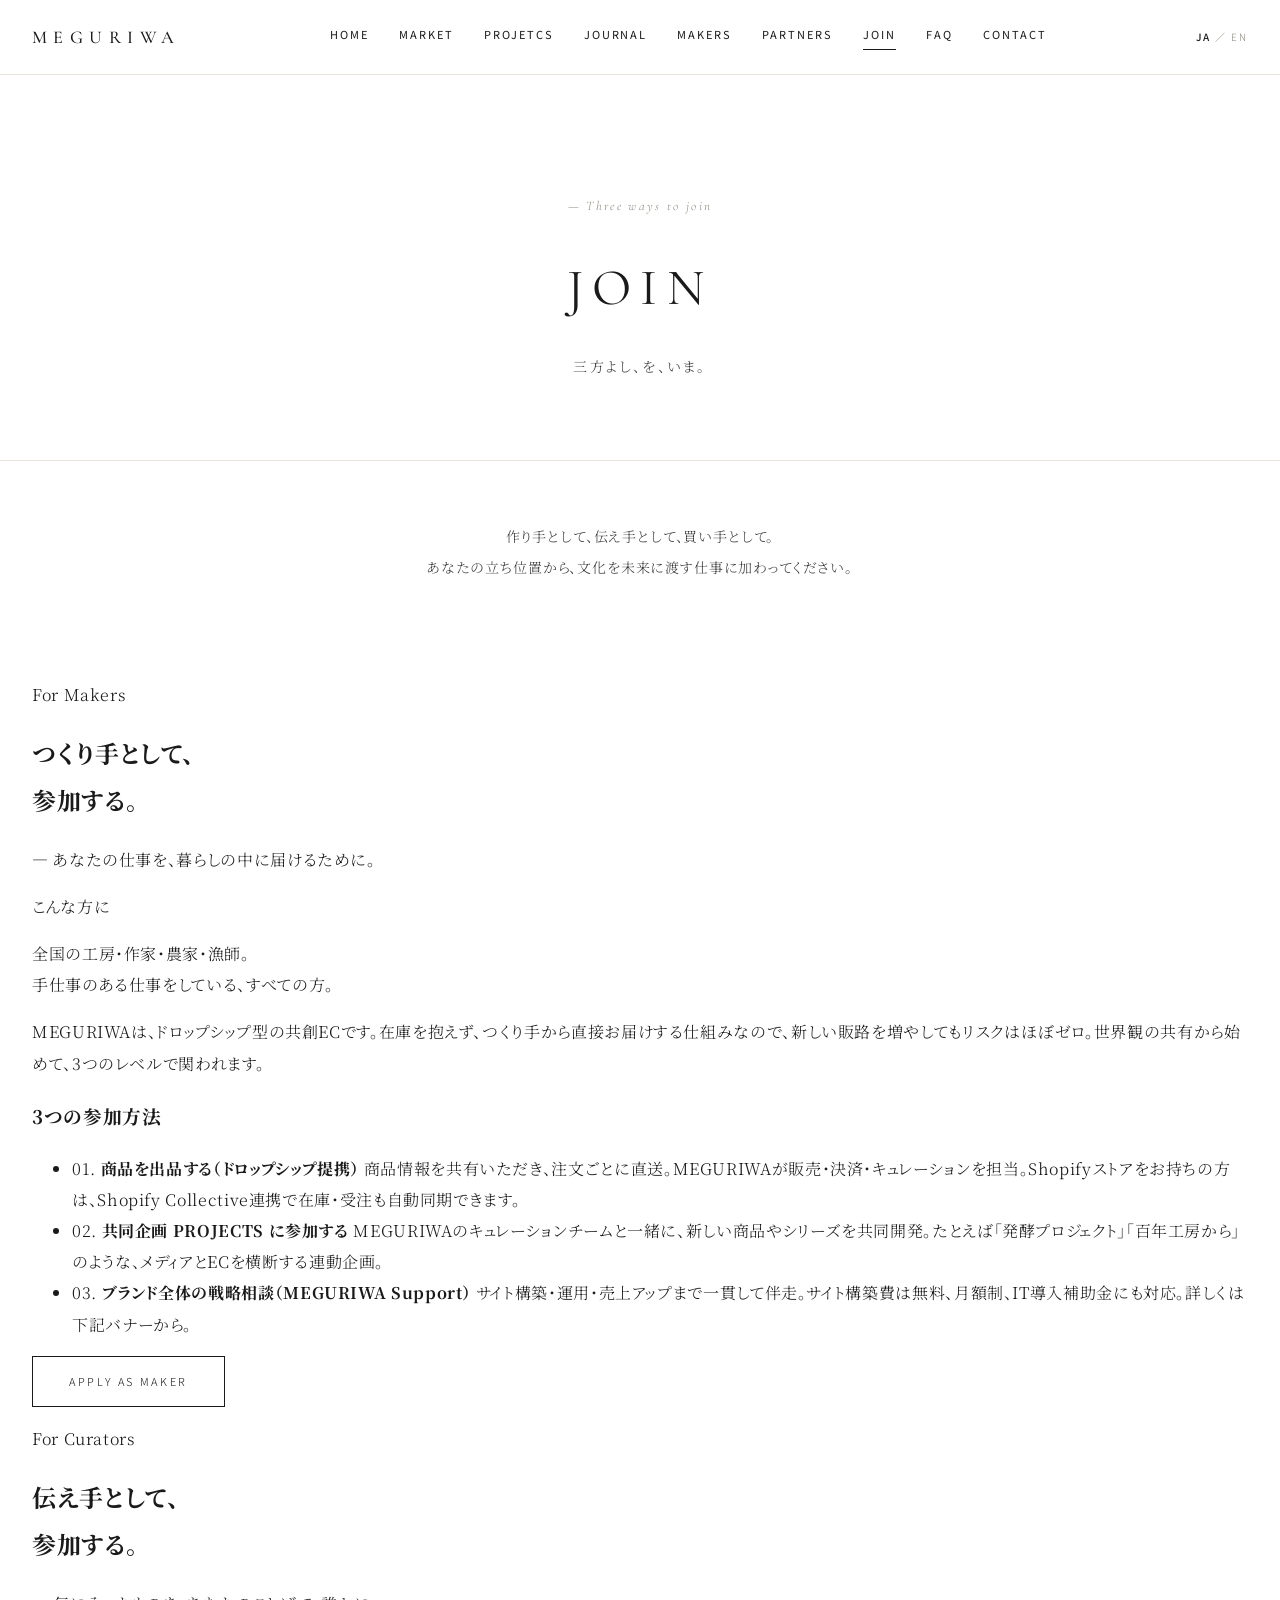
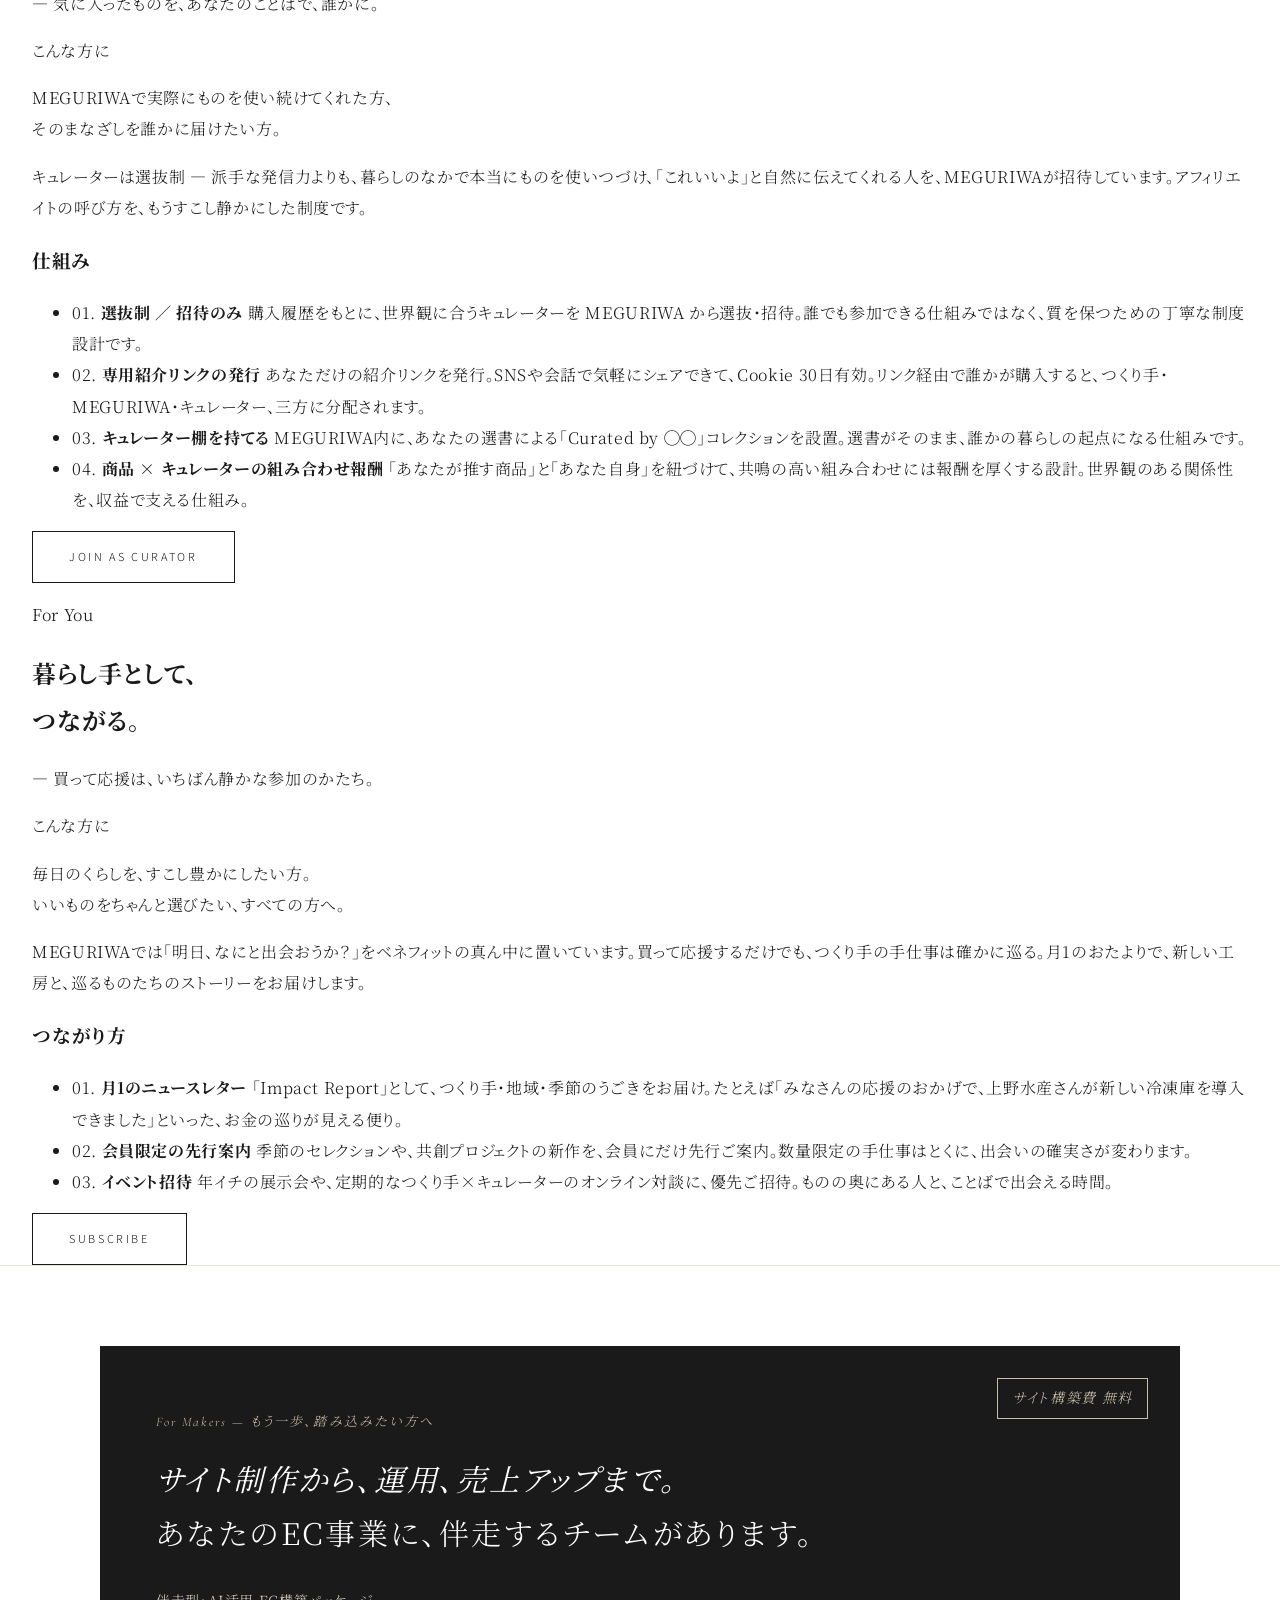
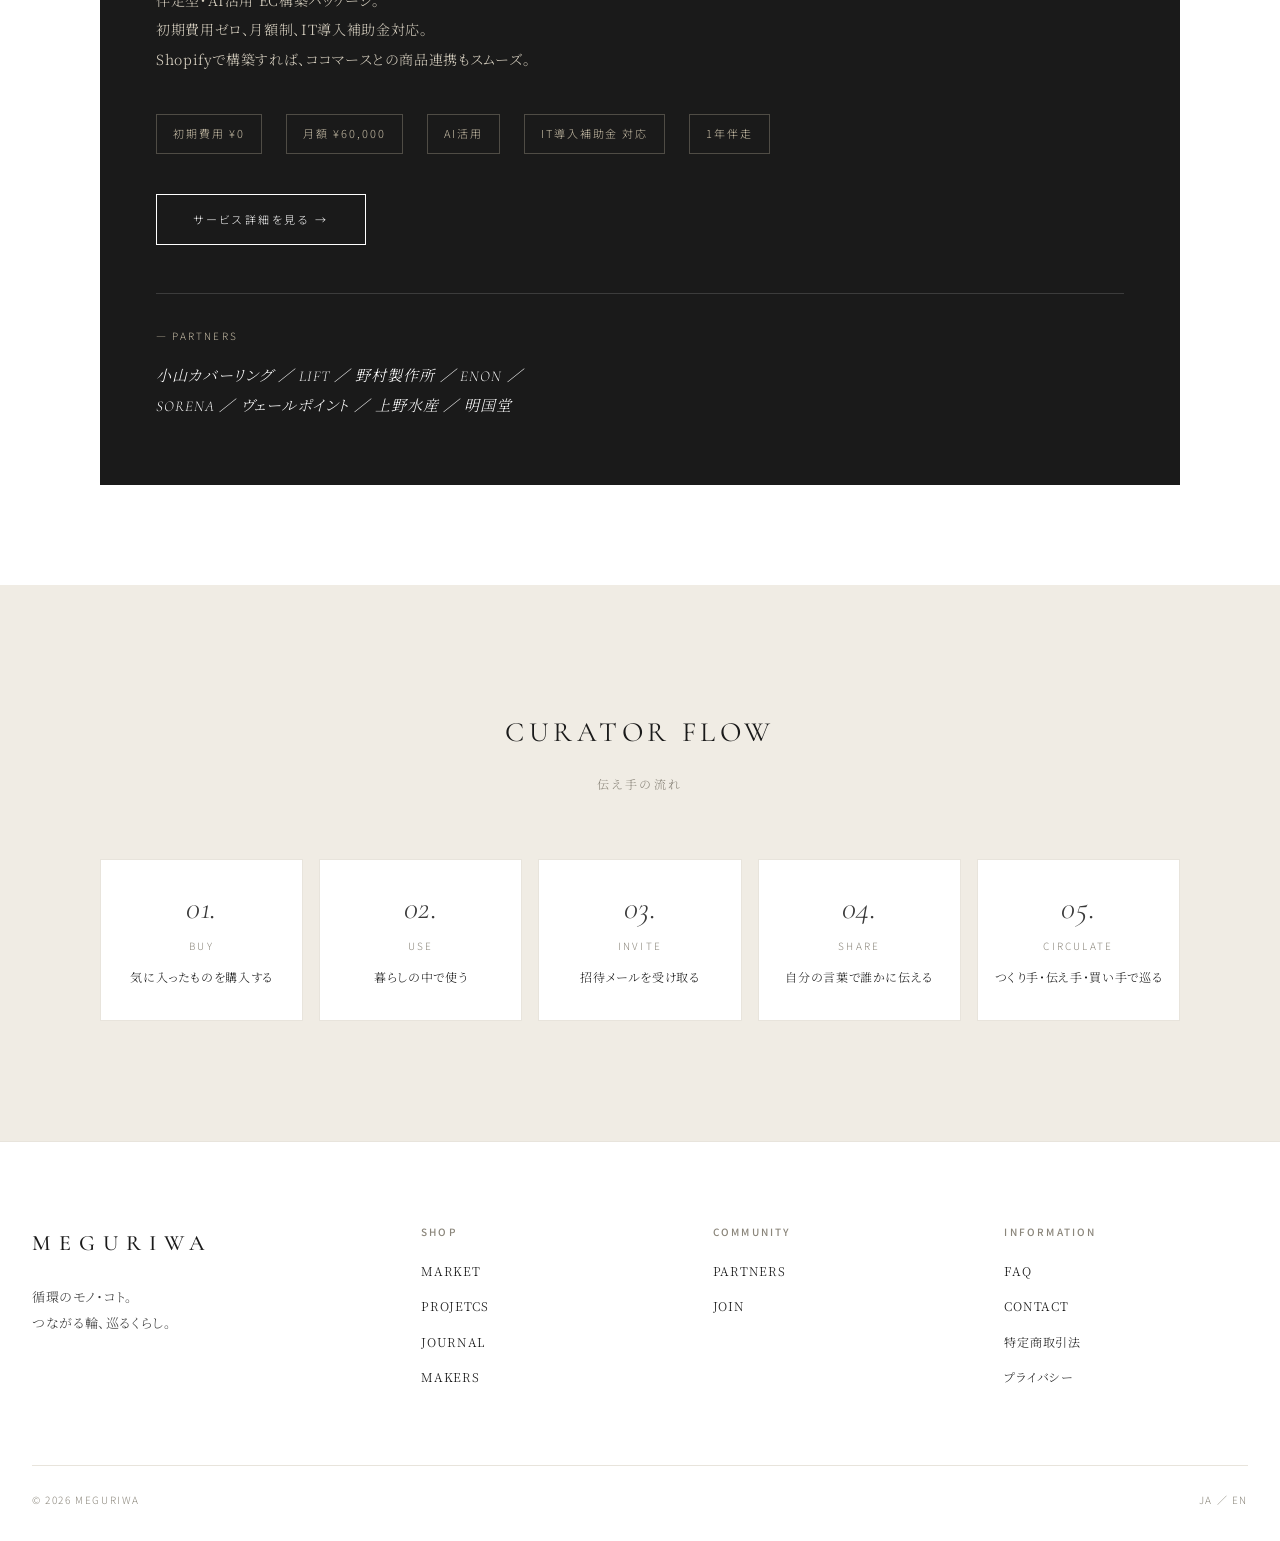
<file: pages/join.html>
<!doctype html>
<html lang="ja">
<head>
<meta charset="utf-8">
<meta name="viewport" content="width=device-width,initial-scale=1">
<title>JOIN — MEGURIWA</title>
<link rel="preconnect" href="https://fonts.googleapis.com">
<link rel="preconnect" href="https://fonts.gstatic.com" crossorigin>
<link href="https://fonts.googleapis.com/css2?family=Noto+Serif+JP:wght@200;300;400;500;600&family=Noto+Sans+JP:wght@300;400;500&family=Cormorant+Garamond:ital,wght@0,300;0,400;0,500;1,400&display=swap" rel="stylesheet">
<link rel="stylesheet" href="../assets/css/common.css">
<style>

.join-intro{padding:60px 0 80px;text-align:center}
.join-intro__text{font-size:14px;line-height:2.2;color:var(--ink-soft);max-width:580px;margin:0 auto;letter-spacing:0.06em}

.join-three{padding:0 0 100px}
.join-cards{display:grid;grid-template-columns:repeat(3,1fr);gap:24px}
.join-card{
  border:1px solid var(--line);padding:48px 36px;background:var(--paper);
  display:flex;flex-direction:column;
}
.join-card__icon{font-family:var(--display);font-style:italic;font-size:18px;color:var(--ink-soft);margin:0 0 24px;letter-spacing:0.06em}
.join-card__title{font-family:var(--serif);font-size:20px;font-weight:400;letter-spacing:0.08em;margin:0 0 16px;line-height:1.6}
.join-card__body{font-size:13px;line-height:2;color:var(--ink-soft);margin:0 0 32px;flex:1}
.join-card__list{font-size:12px;line-height:2;color:var(--ink);list-style:none;padding:0;margin:0 0 32px}
.join-card__list li{padding-left:14px;position:relative}
.join-card__list li::before{content:"—";position:absolute;left:0;color:var(--muted)}
.join-card__link{font-family:var(--sans);font-size:11px;letter-spacing:0.22em;border-bottom:1px solid var(--ink);padding-bottom:3px;align-self:flex-start}

@media (max-width:760px){
  .join-cards{grid-template-columns:1fr}
}

/* Growth Partner */
.gp-banner{padding:80px 0 100px;border-top:1px solid var(--line);background:#fff}
.gp-banner__inner{
  max-width:1080px;margin:0 auto;padding:64px 56px;
  background:var(--ink);color:#fff;position:relative;overflow:hidden;
}
.gp-banner__free{
  position:absolute;top:32px;right:32px;
  font-family:var(--display);font-style:italic;font-size:14px;letter-spacing:0.12em;
  color:#c9bfa8;border:1px solid #c9bfa8;padding:6px 14px;
}
.gp-banner__eyebrow{font-family:var(--display);font-style:italic;font-size:13px;color:#c9bfa8;letter-spacing:0.16em;margin:0 0 18px}
.gp-banner__title{font-family:var(--serif);font-size:clamp(22px,2.4vw,30px);font-weight:300;letter-spacing:0.08em;line-height:1.7;margin:0 0 28px;max-width:680px}
.gp-banner__title em{font-family:var(--display);font-style:italic;font-weight:400}
.gp-banner__lead{font-size:14px;line-height:2.1;color:#d4cdbe;margin:0 0 40px;max-width:600px}
.gp-banner__features{display:flex;gap:24px;flex-wrap:wrap;margin:0 0 40px;font-family:var(--sans);font-size:11px;letter-spacing:0.18em;color:#c9bfa8}
.gp-banner__features span{border:1px solid rgba(201,191,168,0.3);padding:8px 16px}
.gp-banner__cta{display:inline-block;font-family:var(--sans);font-size:11px;letter-spacing:0.24em;padding:14px 36px;border:1px solid #fff;background:transparent;color:#fff;transition:background .3s,color .3s}
.gp-banner__cta:hover{background:#fff;color:var(--ink)}
.gp-banner__results{margin-top:48px;padding-top:32px;border-top:1px solid rgba(255,255,255,0.15)}
.gp-banner__results-label{font-family:var(--sans);font-size:10px;letter-spacing:0.22em;color:#c9bfa8;margin:0 0 16px;text-transform:uppercase}
.gp-banner__results-list{font-family:var(--display);font-size:15px;letter-spacing:0.06em;color:#fff;margin:0;line-height:2;font-style:italic}

@media (max-width:760px){
  .gp-banner__inner{padding:48px 32px}
  .gp-banner__free{top:24px;right:24px;font-size:12px;padding:4px 10px}
}

.flow-section{padding:120px 0;background:var(--line-soft)}
.flow-section__head{text-align:center;margin-bottom:64px}
.flow-section__title{font-family:var(--display);font-size:28px;letter-spacing:0.16em;font-weight:400;margin:0 0 12px}
.flow-section__sub{font-family:var(--serif);font-size:12px;letter-spacing:0.2em;color:var(--muted);margin:0}
.flow-steps{display:grid;grid-template-columns:repeat(5,1fr);gap:16px;max-width:1080px;margin:0 auto}
.flow-step{text-align:center;position:relative;padding:32px 16px;background:#fff;border:1px solid var(--line)}
.flow-step__num{font-family:var(--display);font-style:italic;font-size:32px;color:var(--ink-soft);margin:0 0 12px;line-height:1}
.flow-step__label{font-family:var(--sans);font-size:10px;letter-spacing:0.22em;color:var(--muted);margin:0 0 10px;text-transform:uppercase}
.flow-step__text{font-family:var(--serif);font-size:12px;line-height:1.8;color:var(--ink);margin:0}

@media (max-width:760px){
  .flow-steps{grid-template-columns:1fr;gap:8px}
}

</style>
</head>
<body>
<header class="site-header">
  <div class="site-header__inner">
    <div class="site-header__logo">MEGURIWA</div>
    <nav class="site-nav">
      <a href="../index_v2.html">HOME</a>
      <a href="#">MARKET</a>
      <a href="#">PROJETCS</a>
      <a href="#">JOURNAL</a>
      <a href="#">MAKERS</a>
      <a href="#">PARTNERS</a>
      <a class="is-active" href="#">JOIN</a>
      <a href="#">FAQ</a>
      <a href="#">CONTACT</a>
    </nav>
    <div class="site-header__lang">
      <span class="active">JA</span> ／ <span>EN</span>
    </div>
  </div>
</header>

<section class="page-hero">
  <p class="page-hero__eyebrow">— Three ways to join</p>
  <h1 class="page-hero__title">JOIN</h1>
  <p class="page-hero__sub">三方よし、を、いま。</p>
</section>

<section class="join-intro">
  <div class="container--narrow">
    <p class="join-intro__text">
      作り手として、伝え手として、買い手として。<br>
      あなたの立ち位置から、文化を未来に渡す仕事に加わってください。
    </p>
  </div>
</section>

<section class="join-stack">
  <div class="container">

    <!-- ===== Row 1: For Makers ===== -->
    <article class="join-row">
      <div class="join-row__head">
        <p class="badge">For Makers</p>
        <h2>つくり手として、<br>参加する。</h2>
        <p class="lede">— あなたの仕事を、暮らしの中に届けるために。</p>
        <p class="label">こんな方に</p>
        <p class="meta">
          全国の工房・作家・農家・漁師。<br>
          手仕事のある仕事をしている、すべての方。
        </p>
      </div>
      <div class="join-row__body">
        <p class="intro">
          MEGURIWAは、ドロップシップ型の共創ECです。在庫を抱えず、つくり手から直接お届けする仕組みなので、新しい販路を増やしてもリスクはほぼゼロ。世界観の共有から始めて、3つのレベルで関われます。
        </p>

        <h3>3つの参加方法</h3>
        <ul class="join-points">
          <li>
            <span class="num">01.</span>
            <b>商品を出品する（ドロップシップ提携）</b>
            <span>商品情報を共有いただき、注文ごとに直送。MEGURIWAが販売・決済・キュレーションを担当。Shopifyストアをお持ちの方は、Shopify Collective連携で在庫・受注も自動同期できます。</span>
          </li>
          <li>
            <span class="num">02.</span>
            <b>共同企画 PROJECTS に参加する</b>
            <span>MEGURIWAのキュレーションチームと一緒に、新しい商品やシリーズを共同開発。たとえば「発酵プロジェクト」「百年工房から」のような、メディアとECを横断する連動企画。</span>
          </li>
          <li>
            <span class="num">03.</span>
            <b>ブランド全体の戦略相談（MEGURIWA Support）</b>
            <span>サイト構築・運用・売上アップまで一貫して伴走。サイト構築費は無料、月額制、IT導入補助金にも対応。詳しくは下記バナーから。</span>
          </li>
        </ul>

        <div class="join-row__cta">
          <a href="#" class="btn-line">APPLY AS MAKER</a>
        </div>
      </div>
    </article>

    <!-- ===== Row 2: For Curators ===== -->
    <article class="join-row">
      <div class="join-row__head">
        <p class="badge">For Curators</p>
        <h2>伝え手として、<br>参加する。</h2>
        <p class="lede">— 気に入ったものを、あなたのことばで、誰かに。</p>
        <p class="label">こんな方に</p>
        <p class="meta">
          MEGURIWAで実際にものを使い続けてくれた方、<br>
          そのまなざしを誰かに届けたい方。
        </p>
      </div>
      <div class="join-row__body">
        <p class="intro">
          キュレーターは選抜制 — 派手な発信力よりも、暮らしのなかで本当にものを使いつづけ、「これいいよ」と自然に伝えてくれる人を、MEGURIWAが招待しています。アフィリエイトの呼び方を、もうすこし静かにした制度です。
        </p>

        <h3>仕組み</h3>
        <ul class="join-points">
          <li>
            <span class="num">01.</span>
            <b>選抜制 ／ 招待のみ</b>
            <span>購入履歴をもとに、世界観に合うキュレーターを MEGURIWA から選抜・招待。誰でも参加できる仕組みではなく、質を保つための丁寧な制度設計です。</span>
          </li>
          <li>
            <span class="num">02.</span>
            <b>専用紹介リンクの発行</b>
            <span>あなただけの紹介リンクを発行。SNSや会話で気軽にシェアできて、Cookie 30日有効。リンク経由で誰かが購入すると、つくり手・MEGURIWA・キュレーター、三方に分配されます。</span>
          </li>
          <li>
            <span class="num">03.</span>
            <b>キュレーター棚を持てる</b>
            <span>MEGURIWA内に、あなたの選書による「Curated by ◯◯」コレクションを設置。選書がそのまま、誰かの暮らしの起点になる仕組みです。</span>
          </li>
          <li>
            <span class="num">04.</span>
            <b>商品 × キュレーターの組み合わせ報酬</b>
            <span>「あなたが推す商品」と「あなた自身」を紐づけて、共鳴の高い組み合わせには報酬を厚くする設計。世界観のある関係性を、収益で支える仕組み。</span>
          </li>
        </ul>

        <div class="join-row__cta">
          <a href="#" class="btn-line">JOIN AS CURATOR</a>
        </div>
      </div>
    </article>

    <!-- ===== Row 3: For You ===== -->
    <article class="join-row">
      <div class="join-row__head">
        <p class="badge">For You</p>
        <h2>暮らし手として、<br>つながる。</h2>
        <p class="lede">— 買って応援は、いちばん静かな参加のかたち。</p>
        <p class="label">こんな方に</p>
        <p class="meta">
          毎日のくらしを、すこし豊かにしたい方。<br>
          いいものをちゃんと選びたい、すべての方へ。
        </p>
      </div>
      <div class="join-row__body">
        <p class="intro">
          MEGURIWAでは「明日、なにと出会おうか？」をベネフィットの真ん中に置いています。買って応援するだけでも、つくり手の手仕事は確かに巡る。月1のおたよりで、新しい工房と、巡るものたちのストーリーをお届けします。
        </p>

        <h3>つながり方</h3>
        <ul class="join-points">
          <li>
            <span class="num">01.</span>
            <b>月1のニュースレター</b>
            <span>「Impact Report」として、つくり手・地域・季節のうごきをお届け。たとえば「みなさんの応援のおかげで、上野水産さんが新しい冷凍庫を導入できました」といった、お金の巡りが見える便り。</span>
          </li>
          <li>
            <span class="num">02.</span>
            <b>会員限定の先行案内</b>
            <span>季節のセレクションや、共創プロジェクトの新作を、会員にだけ先行ご案内。数量限定の手仕事はとくに、出会いの確実さが変わります。</span>
          </li>
          <li>
            <span class="num">03.</span>
            <b>イベント招待</b>
            <span>年イチの展示会や、定期的なつくり手×キュレーターのオンライン対談に、優先ご招待。ものの奥にある人と、ことばで出会える時間。</span>
          </li>
        </ul>

        <div class="join-row__cta">
          <a href="#" class="btn-line">SUBSCRIBE</a>
        </div>
      </div>
    </article>

  </div>
</section>

<section class="gp-banner">
  <div class="container">
    <div class="gp-banner__inner">
      <div class="gp-banner__free">サイト構築費 無料</div>
      <p class="gp-banner__eyebrow">For Makers — もう一歩、踏み込みたい方へ</p>
      <h3 class="gp-banner__title">
        <em>サイト制作から、運用、売上アップまで。</em><br>
        あなたのEC事業に、伴走するチームがあります。
      </h3>
      <p class="gp-banner__lead">
        伴走型・AI活用 EC構築パッケージ。<br>
        初期費用ゼロ、月額制、IT導入補助金対応。<br>
        Shopifyで構築すれば、ココマースとの商品連携もスムーズ。
      </p>
      <div class="gp-banner__features">
        <span>初期費用 ¥0</span>
        <span>月額 ¥60,000</span>
        <span>AI活用</span>
        <span>IT導入補助金 対応</span>
        <span>1年伴走</span>
      </div>
      <a href="https://meguriwasupport.studio.site/" target="_blank" rel="noopener" class="gp-banner__cta">サービス詳細を見る →</a>
      <div class="gp-banner__results">
        <p class="gp-banner__results-label">— Partners</p>
        <p class="gp-banner__results-list">
          小山カバーリング ／ LIFT ／ 野村製作所 ／ ENON ／<br>
          SORENA ／ ヴェールポイント ／ 上野水産 ／ 明国堂
        </p>
      </div>
    </div>
  </div>
</section>

<section class="flow-section">
  <div class="container">
    <div class="flow-section__head">
      <h2 class="flow-section__title">CURATOR FLOW</h2>
      <p class="flow-section__sub">伝え手の流れ</p>
    </div>
    <div class="flow-steps">
      <div class="flow-step">
        <p class="flow-step__num">01.</p>
        <p class="flow-step__label">Buy</p>
        <p class="flow-step__text">気に入ったものを購入する</p>
      </div>
      <div class="flow-step">
        <p class="flow-step__num">02.</p>
        <p class="flow-step__label">Use</p>
        <p class="flow-step__text">暮らしの中で使う</p>
      </div>
      <div class="flow-step">
        <p class="flow-step__num">03.</p>
        <p class="flow-step__label">Invite</p>
        <p class="flow-step__text">招待メールを受け取る</p>
      </div>
      <div class="flow-step">
        <p class="flow-step__num">04.</p>
        <p class="flow-step__label">Share</p>
        <p class="flow-step__text">自分の言葉で誰かに伝える</p>
      </div>
      <div class="flow-step">
        <p class="flow-step__num">05.</p>
        <p class="flow-step__label">Circulate</p>
        <p class="flow-step__text">つくり手・伝え手・買い手で巡る</p>
      </div>
    </div>
  </div>
</section>

<footer class="site-footer">
  <div class="container">
    <div class="footer-grid">
      <div class="footer__brand">
        <p class="footer__brand-name">MEGURIWA</p>
        <p class="footer__brand-tag">
          循環のモノ・コト。<br>
          つながる輪、巡るくらし。
        </p>
      </div>
      <div class="footer__col">
        <h4>Shop</h4>
        <ul>
          <li><a href="market.html">MARKET</a></li>
          <li><a href="projects.html">PROJETCS</a></li>
          <li><a href="#">JOURNAL</a></li>
          <li><a href="makers.html">MAKERS</a></li>
        </ul>
      </div>
      <div class="footer__col">
        <h4>Community</h4>
        <ul>
          <li><a href="partners.html">PARTNERS</a></li>
          <li><a href="join.html">JOIN</a></li>
        </ul>
      </div>
      <div class="footer__col">
        <h4>Information</h4>
        <ul>
          <li><a href="#">FAQ</a></li>
          <li><a href="https://meguriwasupport.studio.site/" target="_blank">CONTACT</a></li>
          <li><a href="#">特定商取引法</a></li>
          <li><a href="#">プライバシー</a></li>
        </ul>
      </div>
    </div>
    <div class="footer__bottom">
      <span>© 2026 MEGURIWA</span>
      <span>JA ／ EN</span>
    </div>
  </div>
</footer>
</body>
</html>
</file>
<file: assets/css/common.css>
:root{
  --ink:#1a1a1a;
  --ink-soft:#3a3a3a;
  --paper:#ffffff;
  --line:#e8e4dc;
  --line-soft:#f0ece4;
  --muted:#8a857a;
  --serif: "Noto Serif JP", "Hiragino Mincho ProN", serif;
  --sans:  "Noto Sans JP", "Hiragino Sans", sans-serif;
  --display: "Cormorant Garamond", "Noto Serif JP", serif;
}
*{box-sizing:border-box}
html,body{margin:0;padding:0}
body{
  font-family:var(--serif);
  font-weight:300;
  background:var(--paper);
  color:var(--ink);
  line-height:1.95;
  letter-spacing:0.04em;
  font-feature-settings:"palt" 1;
  -webkit-font-smoothing:antialiased;
}
img{max-width:100%;height:auto;display:block}
a{color:inherit;text-decoration:none}

.container{max-width:1280px;margin:0 auto;padding:0 32px}
.container--narrow{max-width:760px;margin:0 auto;padding:0 32px}

/* ----------- Header ----------- */
.site-header{
  position:fixed;top:0;left:0;right:0;z-index:50;
  background:rgba(255,255,255,0.92);
  backdrop-filter:blur(10px);
  border-bottom:1px solid var(--line);
}
.site-header__inner{
  display:flex;align-items:center;justify-content:space-between;
  height:74px;padding:0 32px;
}
.site-header__logo{
  font-family:var(--display);
  font-size:18px;
  letter-spacing:0.36em;
  font-weight:500;
  line-height:1;
}
.site-nav{display:flex;gap:30px;font-family:var(--sans);font-size:11px;letter-spacing:0.18em;font-weight:400}
.site-nav a{color:var(--ink);transition:opacity .3s}
.site-nav a:hover{opacity:0.55}
.site-nav a.is-active{border-bottom:1px solid var(--ink);padding-bottom:4px}
.site-header__lang{font-family:var(--sans);font-size:10px;letter-spacing:0.2em;color:var(--muted)}
.site-header__lang span.active{color:var(--ink);font-weight:500}

@media (max-width:900px){
  .site-nav{display:none}
}

/* ----------- Page Hero ----------- */
.page-hero{
  margin-top:74px;
  padding:120px 0 80px;
  text-align:center;
  border-bottom:1px solid var(--line);
}
.page-hero__eyebrow{
  font-family:var(--display);
  font-style:italic;
  font-size:13px;
  letter-spacing:0.18em;
  color:var(--muted);
  margin:0 0 20px;
}
.page-hero__title{
  font-family:var(--display);
  font-size:clamp(36px,4vw,52px);
  letter-spacing:0.18em;
  font-weight:400;
  margin:0 0 14px;
}
.page-hero__sub{
  font-family:var(--serif);
  font-size:14px;
  letter-spacing:0.16em;
  color:var(--ink-soft);
  margin:0;
}

/* ----------- btn ----------- */
.btn-line{
  display:inline-block;
  font-family:var(--sans);font-size:11px;letter-spacing:0.24em;
  padding:14px 36px;
  border:1px solid var(--ink);
  background:transparent;color:var(--ink);
  transition:background .3s,color .3s;
}
.btn-line:hover{background:var(--ink);color:#fff}

/* ----------- Footer ----------- */
.site-footer{
  background:#fff;
  padding:80px 0 32px;
  border-top:1px solid var(--line);
  margin-top:0;
}
.footer-grid{
  display:grid;grid-template-columns:1.4fr 1fr 1fr 1fr;gap:48px;margin-bottom:64px;
}
.footer__brand-name{font-family:var(--display);font-size:22px;letter-spacing:0.36em;font-weight:500;margin:0 0 20px}
.footer__brand-tag{font-family:var(--serif);font-size:13px;line-height:2;color:var(--ink-soft);margin:0 0 24px;max-width:300px}
.footer__col h4{font-family:var(--sans);font-size:10px;letter-spacing:0.22em;color:var(--muted);margin:0 0 18px;text-transform:uppercase;font-weight:500}
.footer__col ul{list-style:none;padding:0;margin:0}
.footer__col li{margin-bottom:12px;font-size:12px;letter-spacing:0.06em}
.footer__col a:hover{opacity:0.6}
.footer__bottom{
  border-top:1px solid var(--line);
  padding-top:24px;
  display:flex;justify-content:space-between;align-items:center;
  font-family:var(--sans);font-size:10px;letter-spacing:0.16em;color:var(--muted);
}

@media (max-width:760px){
  .footer-grid{grid-template-columns:1fr;gap:40px}
}
</file>
